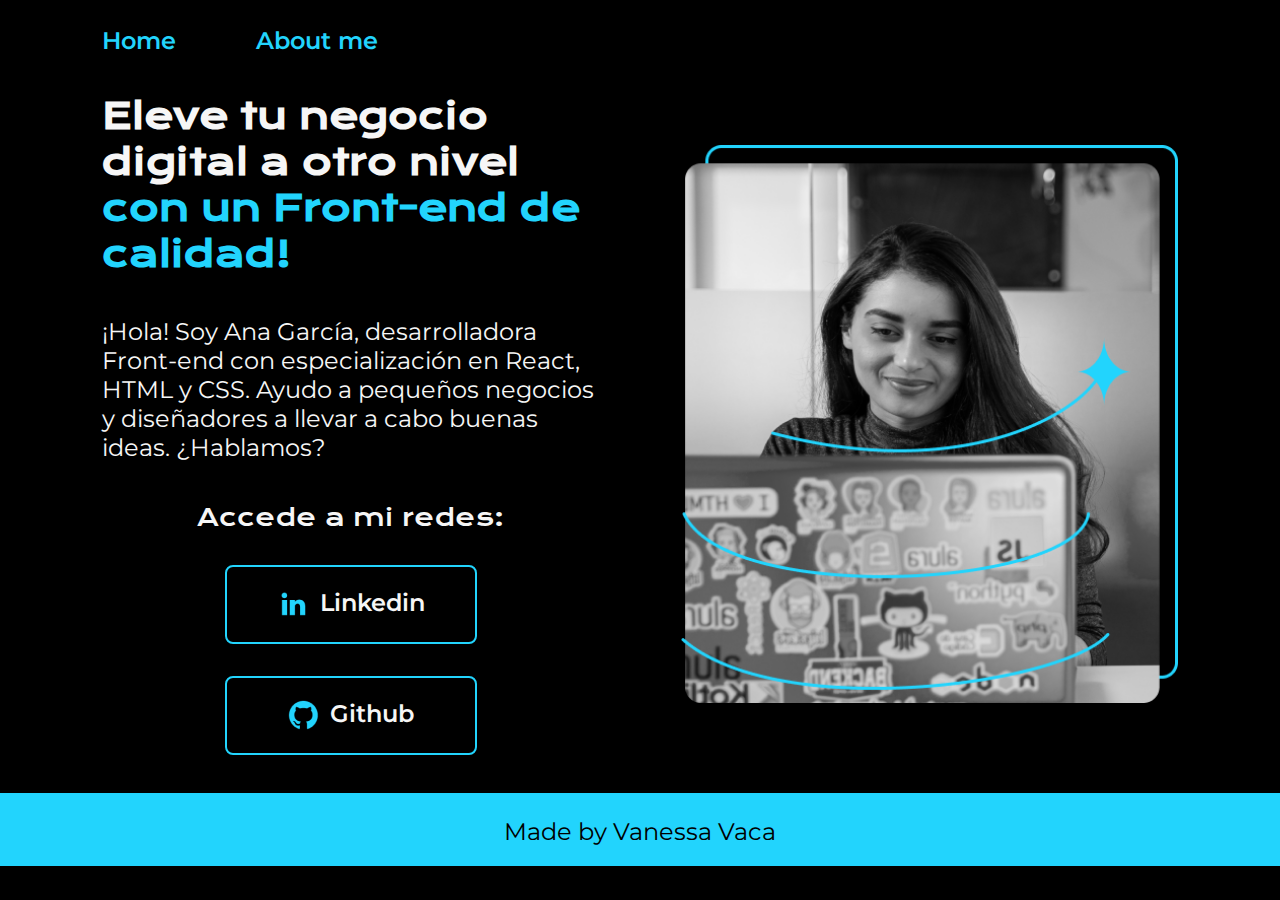
<file: index.html>
<!DOCTYPE html>
<html lang="en">

<head>
    <meta charset="UTF-8">
    <meta name="viewport" content="width=device-width, initial-scale=1.0">
    <title>Portafolio</title>
    <link rel="stylesheet" href="./styles/style.css">
</head>

<body>
    <header class="header">
        <nav class="header__menu">
            <a class="header__menu__link" href="./index.html">Home</a>
            <a class="header__menu__link" href="./about.html">About me</a>
        </nav>
    </header>
    <main class="presentacion">
        <section class="presentacion__contenido">
            <h1 class="presentacion__contenido__titulo">Eleve tu negocio digital a otro nivel <strong
                    class="titulo-destaque">con un Front-end de
                    calidad!</strong></h1>
            <p class="presentacion__contenido__texto">¡Hola! Soy Ana García, desarrolladora Front-end con especialización
                en React, HTML y CSS.
                Ayudo a pequeños negocios y diseñadores a llevar a cabo buenas ideas. ¿Hablamos?</p>
            <div class="presentacion__enlaces">
                <h2 class="presentacion__enlaces__subtitulo">Accede a mi redes:</h2>
                <a class="presentacion__enlaces__link" href="https://www.linkedin.com/">
                    <img src="./assets/linkedin.png" alt="Logotipo de Linkedin"> Linkedin</a>
                <a class="presentacion__enlaces__link" href="https://github.com/">
                    <img src="./assets/github.png" alt="Logotipo de Github"> Github</a>
            </div>
        </section>
        <img class="presentacion__imagen" src="./assets/Imagem.png" alt="Imagen de Ana Garcia trabajando">
    </main>
    <footer class="footer">
        <p>Made by Vanessa Vaca</p>
    </footer>
</body>

</html>
</file>
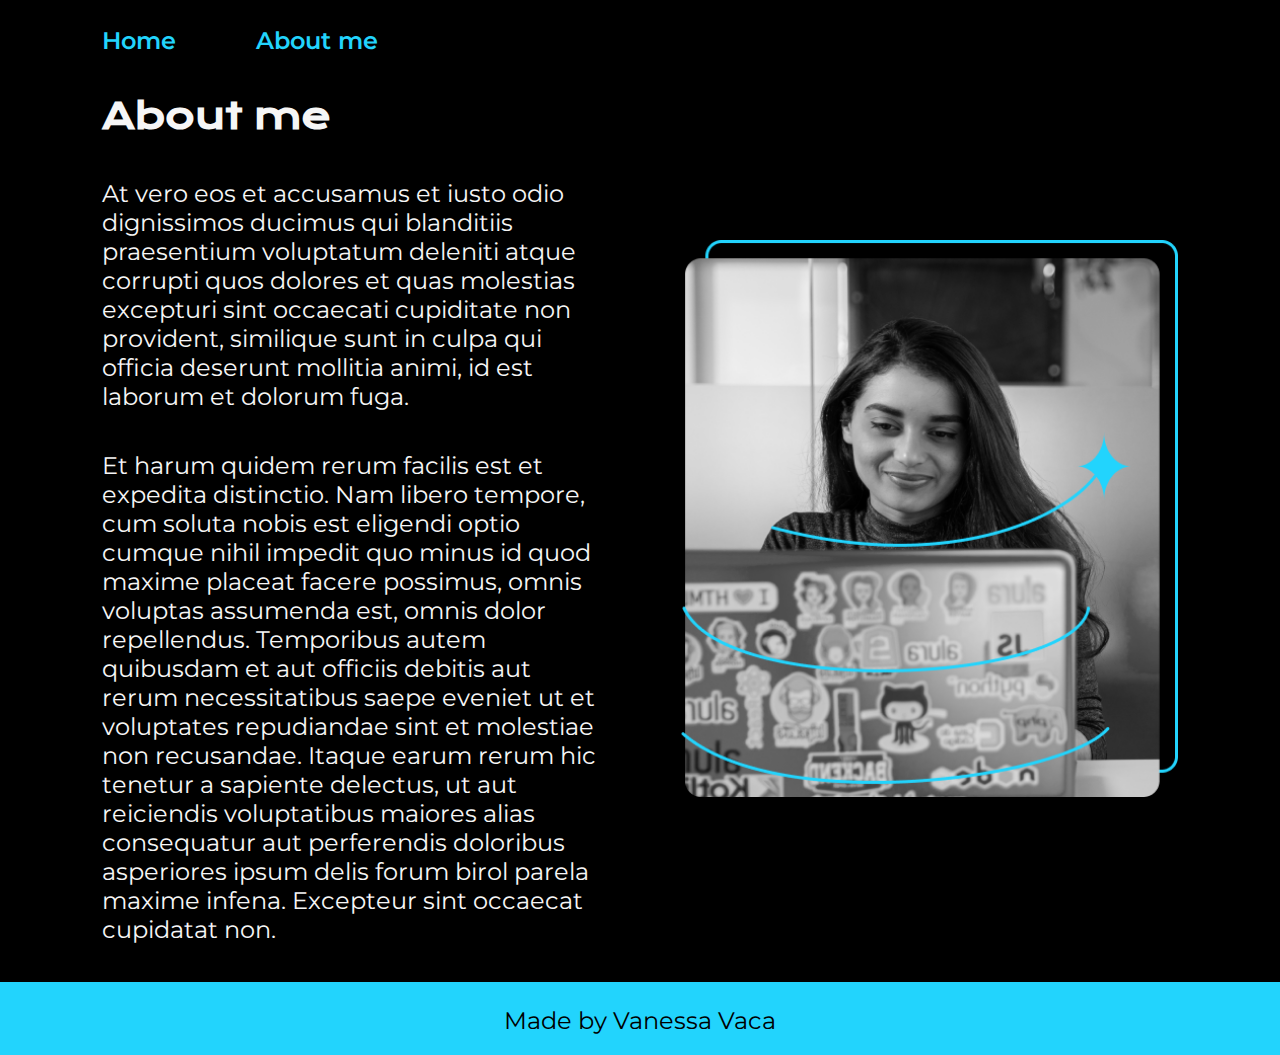
<file: about.html>
<!DOCTYPE html>
<html lang="en">

<head>
    <meta charset="UTF-8">
    <meta name="viewport" content="width=device-width, initial-scale=1.0">
    <title>About me</title>
    <link rel="stylesheet" href="./styles/style.css">
</head>

<body>
    <header class="header">
        <nav class="header__menu">
            <a class="header__menu__link" href="./index.html">Home</a>
            <a class="header__menu__link" href="./about.html">About me</a>
        </nav>
    </header>
    <main class="presentacion">
        <section class="presentacion__contenido">
            <h1 class="presentacion__contenido__titulo">About me</h1>
            <p class="presentacion__contenido__texto">At vero eos et accusamus et iusto odio dignissimos ducimus qui blanditiis praesentium voluptatum deleniti
                atque corrupti quos dolores et quas molestias excepturi sint occaecati cupiditate non provident,
                similique sunt in culpa qui officia deserunt mollitia animi, id est laborum et dolorum fuga.</p>
            <p class="presentacion__contenido__texto">Et harum quidem rerum facilis est et expedita distinctio. Nam libero tempore, cum soluta nobis est
                eligendi optio cumque nihil impedit quo minus id quod maxime placeat facere possimus, omnis voluptas
                assumenda est, omnis dolor repellendus. Temporibus autem quibusdam et aut officiis debitis aut rerum
                necessitatibus saepe eveniet ut et voluptates repudiandae sint et molestiae non recusandae. Itaque earum
                rerum hic tenetur a sapiente delectus, ut aut reiciendis voluptatibus maiores alias consequatur aut
                perferendis doloribus asperiores ipsum delis forum birol parela maxime infena. Excepteur sint occaecat
                cupidatat non.</p>
        </section>
        <img class="presentacion__imagen" src="./assets/Imagem.png" alt="Imagen de Ana Garcia trabajando">
    </main>
    <footer class="footer">
        <p>Made by Vanessa Vaca</p>
    </footer>
</body>

</html>
</file>
<file: styles/style.css>
@import url('https://fonts.googleapis.com/css2?family=Krona+One&family=Montserrat:ital,wght@0,100..900;1,100..900&display=swap');

:root {
    --color-primario: #000000;
    --color-secundario: #f6f6f6;
    --color-terciario: #22d4fd;
    --color-hover: #272727;

    --fuente-montserrat: "Montserrat", sans-serif;
    --fuente-krona: "Krona One", sans-serif;
}

* {
    padding: 0;
    margin: 0;
}


body {
    /* height: 100vh; */
    background-color: var(--color-primario);
    color: var(--color-secundario);
    box-sizing: border-box;
}

.header {
    padding: 2% 0 0 8%;
}

.header__menu {
    display: flex;
    gap: 80px;
}

.header__menu__link {
    font-family: var(--fuente-montserrat);
    font-size: 1.5rem;
    font-weight: 600;
    color: var(--color-terciario);
    text-decoration: none;
}

.presentacion {
    padding: 3% 8%;
    display: flex;
    align-items: center;
    justify-content: space-between;
    gap: 82px;
}

.presentacion__contenido {
    width: 50%;
    display: flex;
    flex-direction: column;
    gap: 40px;
}

.presentacion__contenido__titulo {
    font-size: 2.25rem;
    font-family: var(--fuente-krona);
}

.titulo-destaque {
    color: var(--color-terciario);
}

.presentacion__contenido__texto {
    font-size: 1.5rem;
    font-family: var(--fuente-montserrat);
}

.presentacion__enlaces {
    display: flex;
    justify-content: space-between;
    flex-direction: column;
    align-items: center;
    gap: 32px;
}

.presentacion__enlaces__subtitulo {
    font-family: var(--fuente-krona);
    font-size: 1.5rem;
    font-weight: 400;
}

.presentacion__enlaces__link {
    width: 50%;
    text-align: center;
    padding: 21.5px 0;
    border: 2px solid var(--color-terciario);
    border-radius: 8px;
    font-family: var(--fuente-montserrat);
    font-size: 1.5rem;
    font-weight: 600;
    text-decoration: none;
    color: var(--color-secundario);
    display: flex;
    justify-content: center;
    gap: 10px;
}

.presentacion__enlaces__link:hover {
    background-color: var(--color-hover);
    cursor: pointer;
}

.presentacion__imagen {
    width: 50%;
}

.footer {
    background-color: var(--color-terciario);
    padding-top: 24px;
    padding-bottom: 20px;
    font-family: var(--fuente-montserrat);
    font-size: 1.5rem;
    font-weight: 400;
    color: var(--color-primario);
    text-align: center;
}

@media (max-width: 1200px) {

    .header {
        padding: 10%;
    }

    .header__menu {
        justify-content: center;
    }

    .presentacion {
        flex-direction: column-reverse;
        padding: 5%;
    }

    .presentacion__contenido {
        width: auto;
    }
}
</file>
